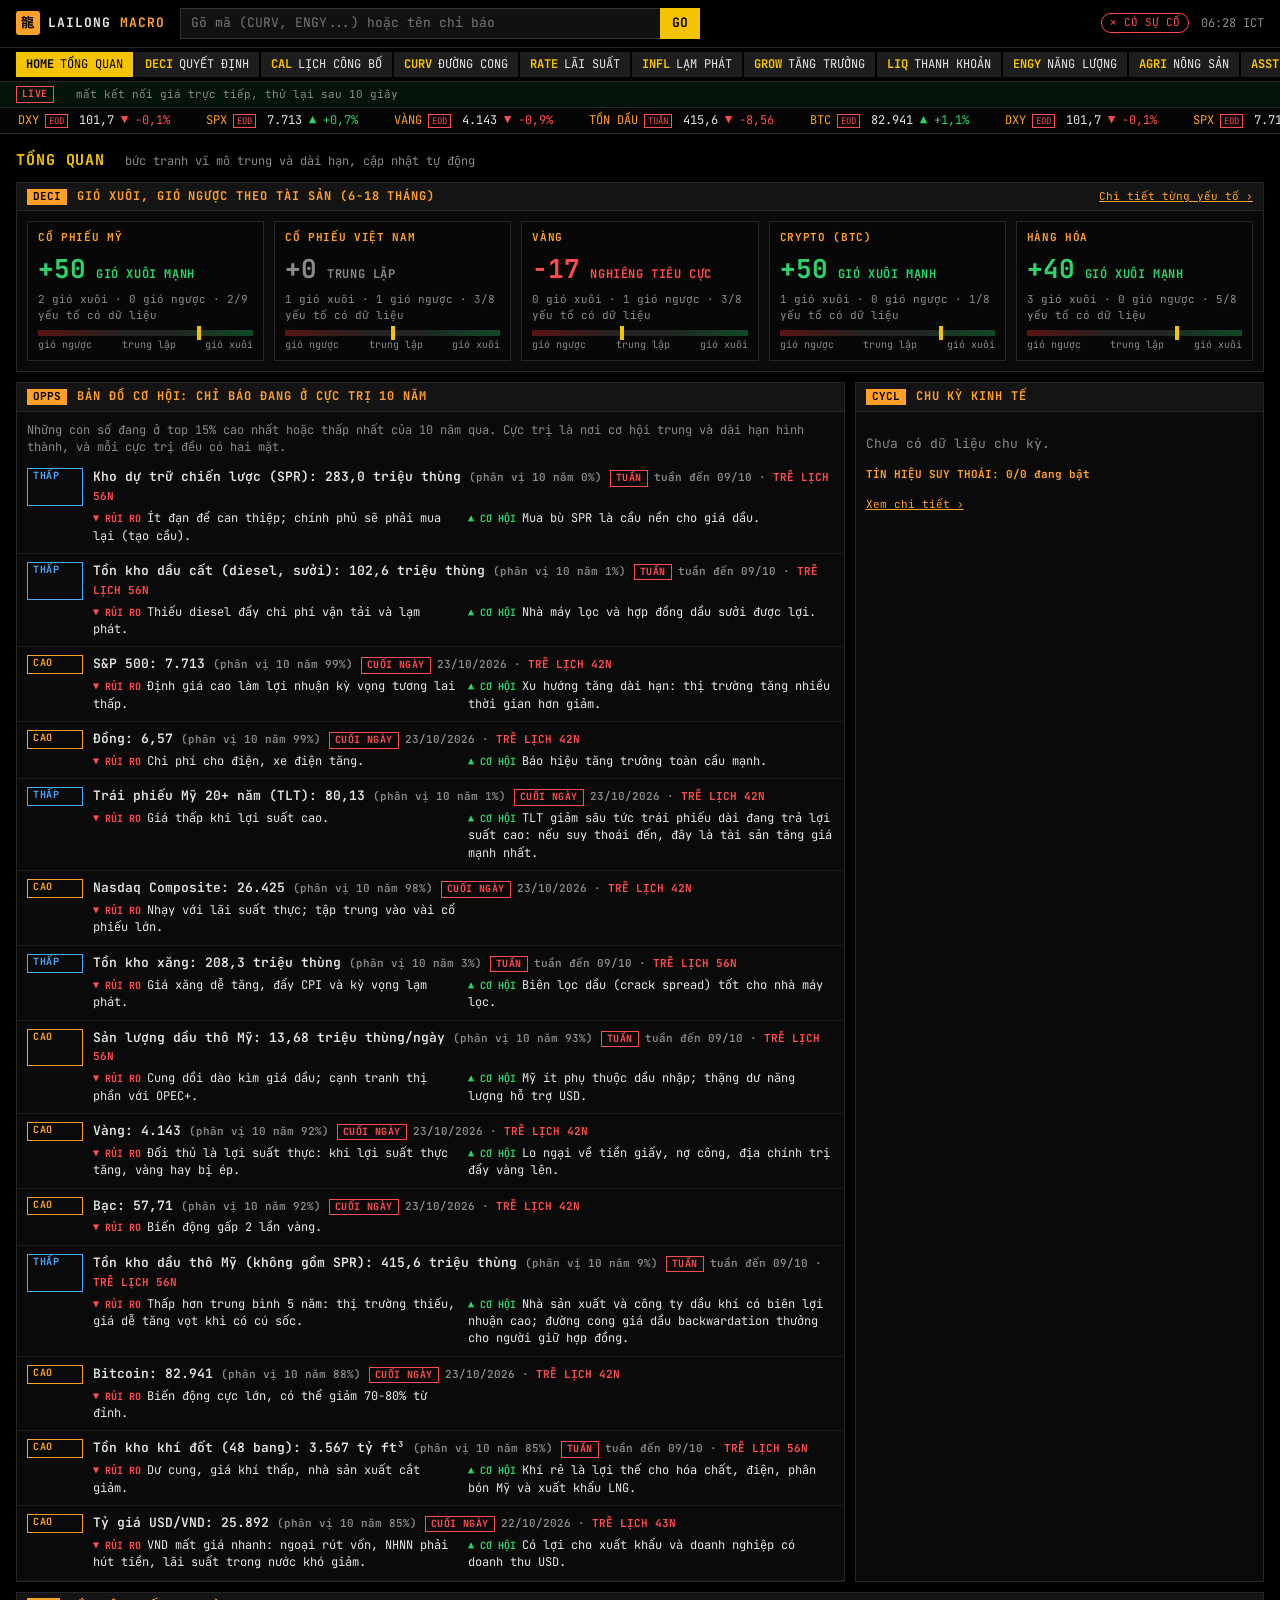
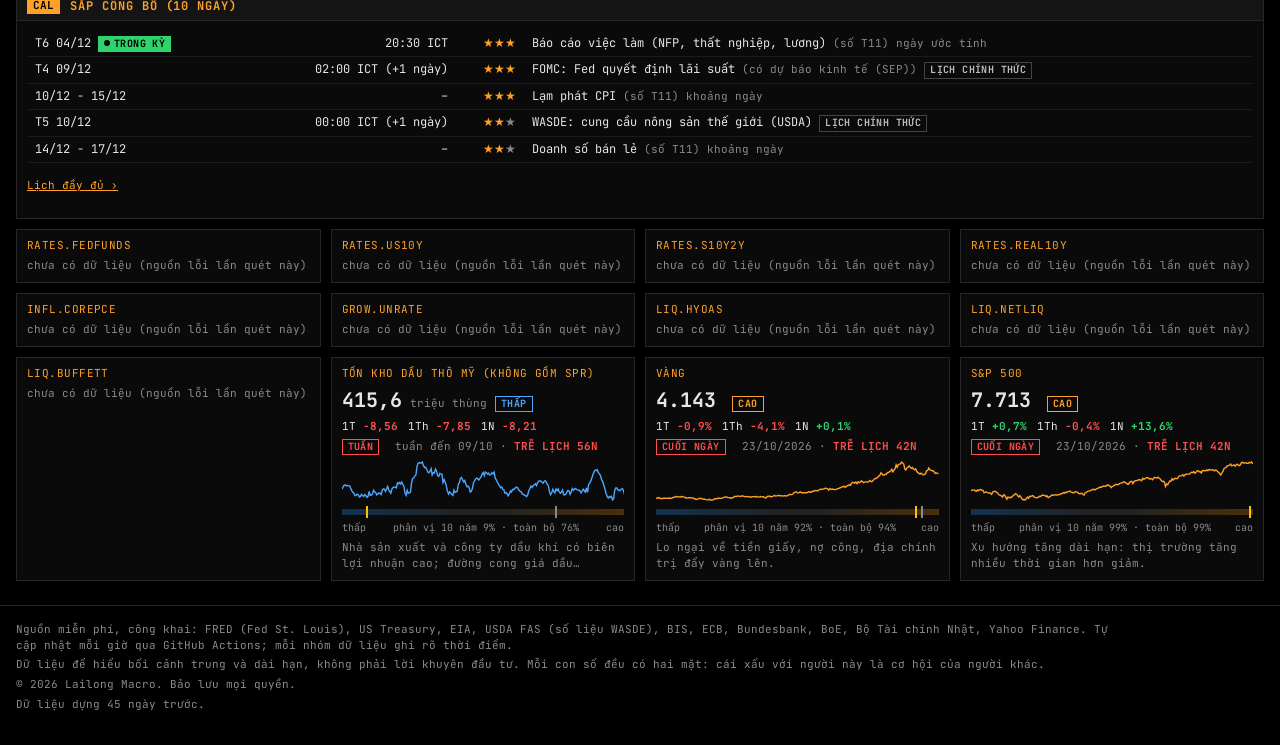
<file: site/index.html>
<!doctype html>
<html lang="vi">
<!-- © 2026 Lailong Macro. Bảo lưu mọi quyền. Không sao chép, chỉnh sửa hay dùng lại khi chưa được phép. -->
<head>
<meta charset="utf-8">
<meta name="copyright" content="© 2026 Lailong Macro">
<meta name="viewport" content="width=device-width, initial-scale=1">
<meta name="robots" content="noindex, nofollow">
<title>Lailong Macro Terminal</title>
<link rel="preconnect" href="https://fonts.googleapis.com">
<link href="https://fonts.googleapis.com/css2?family=JetBrains+Mono:wght@400;600;700&display=swap" rel="stylesheet">
<link rel="stylesheet" href="vendor/uPlot.min.css">
<link rel="stylesheet" href="terminal.css">
<script>
/* If anything breaks, say so on the page instead of showing a blank screen. */
window.addEventListener("error", function (e) {
  var b = document.getElementById("lld-err");
  if (!b) { b = document.createElement("div"); b.id = "lld-err"; b.style.cssText = "position:fixed;left:0;right:0;bottom:0;z-index:99;background:#b91c1c;color:#fff;font:13px/1.4 sans-serif;padding:8px 12px"; (document.body || document.documentElement).appendChild(b); }
  b.textContent = "Lỗi trang: " + (e.message || "unknown") + " (" + navigator.userAgent + ")";
});
</script>
</head>
<body>
<header class="bar">
  <div class="brand" title="© 2026 Lailong Macro. Bảo lưu mọi quyền."><span class="logo">龍</span>LAILONG <span class="amber">MACRO</span></div>
  <form class="cmd" id="cmd" autocomplete="off">
    <input id="cmd-in" placeholder="Gõ mã (CURV, ENGY...) hoặc tên chỉ báo" aria-label="Lệnh">
    <button class="go" type="submit">GO</button>
    <div class="suggest hidden" id="suggest"></div>
  </form>
  <nav class="apps">
    <a id="sys" class="pill" href="status/" title="Tình trạng hệ thống">…</a>
    <span id="clock" class="dim"></span>
  </nav>
</header>
<nav class="fkeys" id="fkeys"></nav>
<div class="livebar" id="live"><span class="fr">LIVE</span><span class="dim small">đang kết nối…</span></div>
<div class="ticker" id="ticker"><div class="tk-track" id="tk-track"></div></div>
<main id="screen" class="screen"><p class="dim pad">Đang tải dữ liệu…</p></main>
<footer class="foot">
  <p>Nguồn miễn phí, công khai: FRED (Fed St. Louis), US Treasury, EIA, USDA FAS (số liệu WASDE), BIS, ECB, Bundesbank, BoE, Bộ Tài chính Nhật, Yahoo Finance. Tự cập nhật mỗi giờ qua GitHub Actions; mỗi nhóm dữ liệu ghi rõ thời điểm.</p>
  <p>Dữ liệu để hiểu bối cảnh trung và dài hạn, không phải lời khuyên đầu tư. Mỗi con số đều có hai mặt: cái xấu với người này là cơ hội của người khác.</p>
  <p class="dim">© 2026 Lailong Macro. Bảo lưu mọi quyền.</p>
  <p id="errors" class="dim"></p>
</footer>
<script src="vendor/uPlot.iife.min.js"></script>
<script src="kb.js"></script>
<script src="terminal.js"></script>
</body>
</html>
</file>
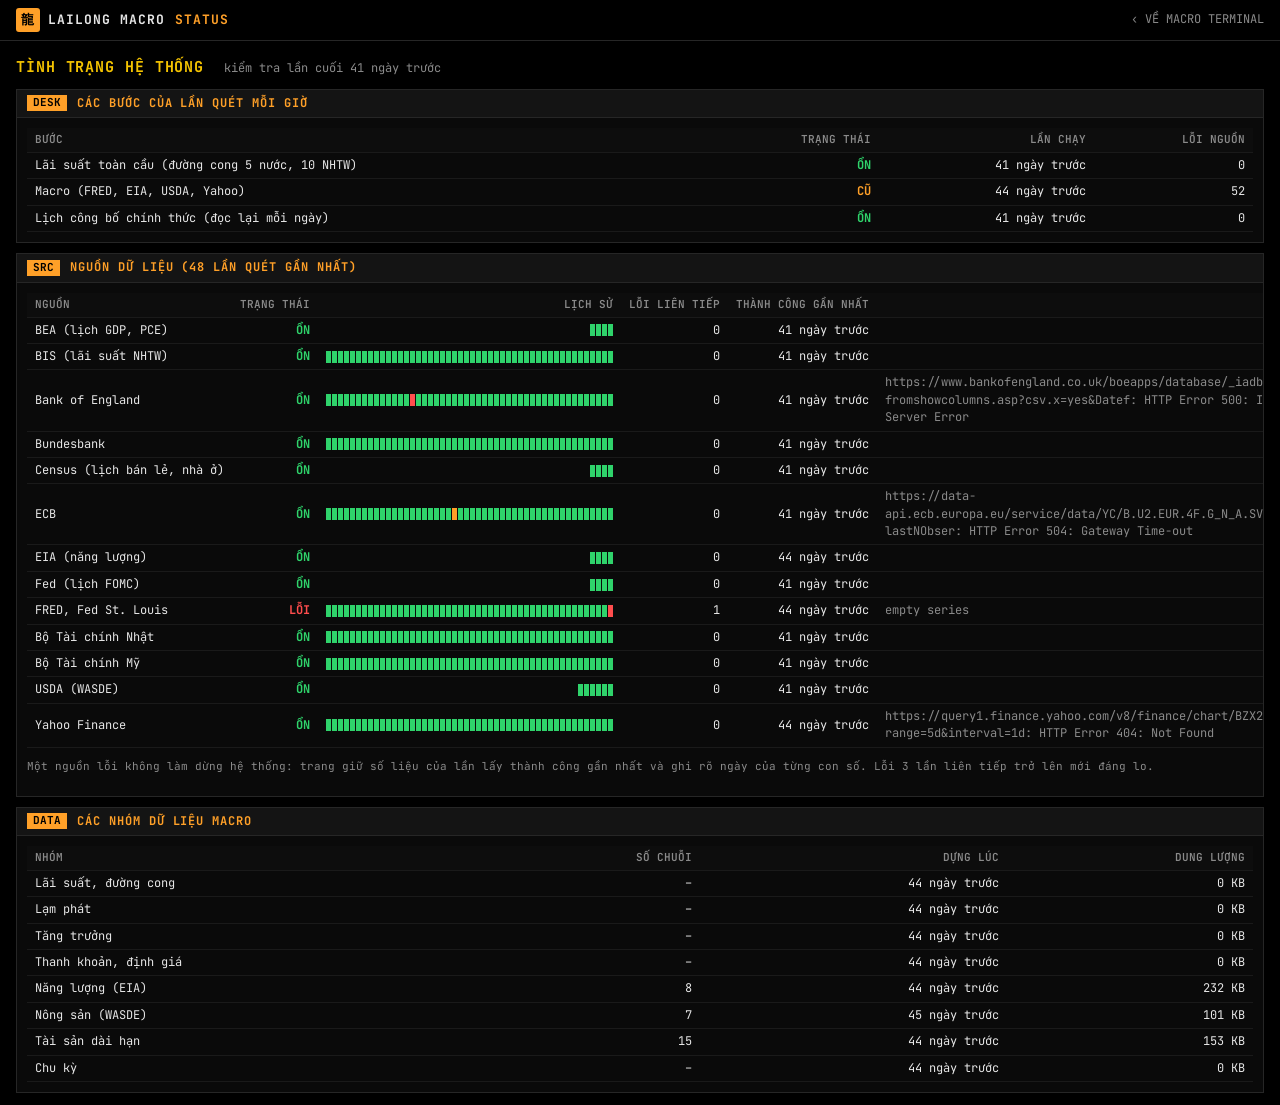
<file: site/status/index.html>
<!doctype html>
<html lang="vi">
<!-- © 2026 Lailong Macro. Bảo lưu mọi quyền. Không sao chép, chỉnh sửa hay dùng lại khi chưa được phép. -->
<head>
<meta charset="utf-8">
<meta name="copyright" content="© 2026 Lailong Macro">
<meta name="viewport" content="width=device-width, initial-scale=1">
<meta name="robots" content="noindex, nofollow">
<title>Lailong Macro Status</title>
<link rel="preconnect" href="https://fonts.googleapis.com">
<link href="https://fonts.googleapis.com/css2?family=JetBrains+Mono:wght@400;600;700&display=swap" rel="stylesheet">
<link rel="stylesheet" href="../terminal.css">
<style>
  .hist { display: inline-flex; gap: 1px; vertical-align: middle; }
  .hist i { width: 5px; height: 12px; background: #333; }
  .hist i.ok { background: var(--green); } .hist i.partial { background: var(--amber); } .hist i.down { background: var(--red); }
</style>
</head>
<body>
<header class="bar">
  <div class="brand" title="© 2026 Lailong Macro. Bảo lưu mọi quyền."><span class="logo">龍</span>LAILONG MACRO <span class="amber">STATUS</span></div>
  <nav class="apps"><a href="../">‹ VỀ MACRO TERMINAL</a></nav>
</header>
<main class="screen">
  <h1 class="title">TÌNH TRẠNG HỆ THỐNG <small id="when"></small></h1>
  <section class="panel"><div class="ph"><span class="code">DESK</span><h2>Các bước của lần quét mỗi giờ</h2></div><div class="pb scroll"><table id="desks"></table></div></section>
  <section class="panel"><div class="ph"><span class="code">SRC</span><h2>Nguồn dữ liệu (48 lần quét gần nhất)</h2></div><div class="pb scroll"><table id="sources"></table>
    <p class="dim small">Một nguồn lỗi không làm dừng hệ thống: trang giữ số liệu của lần lấy thành công gần nhất và ghi rõ ngày của từng con số. Lỗi 3 lần liên tiếp trở lên mới đáng lo.</p></div></section>
  <section class="panel"><div class="ph"><span class="code">DATA</span><h2>Các nhóm dữ liệu macro</h2></div><div class="pb scroll"><table id="groups"></table></div></section>
</main>
<script>
(function () {
  const $ = (s) => document.querySelector(s);
  const esc = (t) => String(t == null ? "" : t).replace(/[&<>"]/g, (c) => ({ "&": "&amp;", "<": "&lt;", ">": "&gt;", '"': "&quot;" }[c]));
  const ago = (sec) => { if (!sec) return "–"; const m = (Date.now() / 1000 - sec) / 60; return m < 60 ? Math.round(m) + " phút trước" : m < 2880 ? Math.round(m / 60) + " giờ trước" : Math.round(m / 1440) + " ngày trước"; };
  const NAME = { global: "Lãi suất toàn cầu (đường cong 5 nước, 10 NHTW)", macro: "Macro (FRED, EIA, USDA, Yahoo)", calendar: "Lịch công bố chính thức (đọc lại mỗi ngày)" };
  const SRC = { fred: "FRED, Fed St. Louis", treasury: "Bộ Tài chính Mỹ", bundesbank: "Bundesbank", ecb: "ECB", boe: "Bank of England", mof: "Bộ Tài chính Nhật", bis: "BIS (lãi suất NHTW)", yahoo: "Yahoo Finance", eia: "EIA (năng lượng)", usda: "USDA (WASDE)", fed: "Fed (lịch FOMC)", bea: "BEA (lịch GDP, PCE)", census: "Census (lịch bán lẻ, nhà ở)" };
  const ST = { ok: '<b class="up">ỔN</b>', partial: '<b class="amber">MỘT PHẦN</b>', down: '<b class="down">LỖI</b>', crashed: '<b class="down">SẬP</b>', stale: '<b class="amber">CŨ</b>', missing: '<span class="dim">CHƯA CHẠY</span>' };
  const get = (u) => fetch(u + "?v=" + Date.now(), { cache: "no-store" }).then((r) => (r.ok ? r.json() : null)).catch(() => null);
  Promise.all([get("../data/health.json"), get("../data/macro/index.json")]).then(([h, idx]) => {
    if (h) {
      $("#when").textContent = "kiểm tra lần cuối " + ago(h.generated);
      $("#desks").innerHTML = "<tr><th>Bước</th><th>Trạng thái</th><th>Lần chạy</th><th>Lỗi nguồn</th></tr>" + h.desks.map((d) =>
        `<tr><td>${esc(NAME[d.desk] || d.desk)}</td><td>${ST[d.state] || esc(d.state)}${d.crashed ? ` <span class="dim small">${esc(d.crashed)}</span>` : ""}</td><td>${ago(d.t)}</td><td>${d.errors == null ? "–" : d.errors}</td></tr>`).join("");
      $("#sources").innerHTML = "<tr><th>Nguồn</th><th>Trạng thái</th><th>Lịch sử</th><th>Lỗi liên tiếp</th><th>Thành công gần nhất</th><th>Lỗi gần nhất</th></tr>" + h.sources.map((s) =>
        `<tr><td>${esc(SRC[s.key] || s.key)}</td><td>${ST[s.status] || esc(s.status)}</td><td><span class="hist">${(s.history || []).map((x) => `<i class="${x[1]}"></i>`).join("")}</span></td><td>${s.fails_in_row || 0}</td><td>${ago(s.last_ok)}</td><td class="wrap">${esc(s.last_error || "")}</td></tr>`).join("");
    } else $("#desks").innerHTML = '<tr><td class="dim">Chưa có health.json (sẽ có sau lần quét đầu).</td></tr>';
    if (idx) {
      const NM = { rates: "Lãi suất, đường cong", infl: "Lạm phát", grow: "Tăng trưởng", liq: "Thanh khoản, định giá", energy: "Năng lượng (EIA)", agri: "Nông sản (WASDE)", assets: "Tài sản dài hạn", cycle: "Chu kỳ" };
      $("#groups").innerHTML = "<tr><th>Nhóm</th><th>Số chuỗi</th><th>Dựng lúc</th><th>Dung lượng</th></tr>" + Object.entries(idx.groups).map(([k, g]) =>
        `<tr><td>${esc(NM[k] || k)}</td><td>${g.series || "–"}</td><td>${ago(g.generated / 1000)}</td><td>${Math.round(g.bytes / 1024)} KB</td></tr>`).join("");
    }
  });
})();
</script>
</body>
</html>
</file>
<file: site/terminal.css>
/* © 2026 Lailong Macro. Bảo lưu mọi quyền. Không sao chép, chỉnh sửa hay dùng lại khi chưa được phép. */
:root {
  --bg: #000;
  --panel: #0a0a0a;
  --head: #141414;
  --line: #262626;
  --text: #e6e6e6;
  --dim: #8a8a8a;
  --amber: #ffa028;
  --yellow: #f5c400;
  --green: #2fd36b;
  --red: #ff4d4d;
  --blue: #4aa8ff;
  --cyan: #3dd6d0;
  --violet: #b48cff;
}
* { box-sizing: border-box; }
html, body { margin: 0; background: var(--bg); color: var(--text); }
body { font: 13px/1.45 "JetBrains Mono", ui-monospace, Menlo, Consolas, monospace; }
a { color: inherit; }
.dim { color: var(--dim); }
.amber { color: var(--amber); }
.up { color: var(--green); }
.down { color: var(--red); }
.blue { color: var(--blue); }
.pad { padding: 16px; }
.hidden { display: none !important; }
.small { font-size: 11px; }

/* top bar */
.bar { display: flex; flex-wrap: wrap; align-items: center; gap: 8px 14px; padding: 8px 16px; background: #000;
  border-bottom: 1px solid var(--line); position: sticky; top: 0; z-index: 10; }
.brand { font-weight: 700; letter-spacing: .08em; white-space: nowrap; }
.logo { display: inline-block; width: 24px; height: 24px; line-height: 24px; text-align: center; background: var(--amber);
  color: #000; border-radius: 3px; margin-right: 8px; }
.cmd { position: relative; display: flex; flex: 1 1 260px; max-width: 520px; }
.cmd input { flex: 1; min-width: 0; background: #111; color: var(--yellow); border: 1px solid #333; border-right: 0;
  font: inherit; padding: 5px 10px; text-transform: none; outline: none; }
.cmd input:focus { border-color: var(--amber); }
.go { background: var(--yellow); color: #000; border: 0; font: inherit; font-weight: 700; padding: 0 12px; cursor: pointer; }
.suggest { position: absolute; top: 100%; left: 0; right: 0; background: #111; border: 1px solid var(--amber); z-index: 20; max-height: 320px; overflow: auto; }
.suggest div { padding: 5px 10px; cursor: pointer; display: flex; gap: 10px; }
.suggest div:hover, .suggest div.on { background: var(--amber); color: #000; }
.suggest b { color: var(--yellow); min-width: 48px; }
.suggest div:hover b, .suggest div.on b { color: #000; }
.apps { display: flex; flex-wrap: wrap; gap: 4px 12px; align-items: center; margin-left: auto; font-size: 12px; }
.apps a { text-decoration: none; color: var(--dim); }
.apps a:hover { color: var(--amber); }
.pill { padding: 1px 8px; border: 1px solid var(--line); border-radius: 999px; font-size: 11px; }
.pill.ok { border-color: var(--green); color: var(--green) !important; }
.pill.warn { border-color: var(--amber); color: var(--amber) !important; }
.pill.stale { border-color: var(--red); color: var(--red) !important; }

/* function keys */
.fkeys { display: flex; gap: 2px; padding: 4px 16px; background: #000; overflow-x: auto; border-bottom: 1px solid var(--line); scrollbar-width: none; }
.fkeys a { flex: 0 0 auto; text-decoration: none; background: #1d1d1d; color: var(--text); padding: 4px 10px; font-size: 12px; white-space: nowrap; }
.fkeys a b { color: var(--yellow); margin-right: 6px; }
.fkeys a:hover, .fkeys a.on { background: var(--yellow); color: #000; }
.fkeys a:hover b, .fkeys a.on b { color: #000; }

/* ticker */
.ticker { overflow: hidden; white-space: nowrap; border-bottom: 1px solid var(--line); background: #050505; font-size: 12px; }
.tk-track { display: inline-block; padding: 4px 0; animation: tk 70s linear infinite; }
.ticker:hover .tk-track { animation-play-state: paused; }
.tk { display: inline-block; margin: 0 18px; cursor: pointer; }
.tk .n { color: var(--amber); margin-right: 6px; }
@keyframes tk { from { transform: translateX(0); } to { transform: translateX(-50%); } }
@media (prefers-reduced-motion: reduce) { .tk-track { animation: none; } .ticker { overflow-x: auto; } }

/* screen */
.screen { padding: 12px 16px; display: grid; grid-template-columns: repeat(12, minmax(0, 1fr)); gap: 10px; }
.panel { grid-column: span 12; background: var(--panel); border: 1px solid var(--line); min-width: 0; }
.s4 { grid-column: span 4; } .s5 { grid-column: span 5; } .s6 { grid-column: span 6; } .s7 { grid-column: span 7; } .s8 { grid-column: span 8; } .s3 { grid-column: span 3; }
.ph { display: flex; align-items: center; gap: 10px; flex-wrap: wrap; background: var(--head); padding: 5px 10px; border-bottom: 1px solid var(--line); }
.ph h2 { margin: 0; font-size: 12px; letter-spacing: .08em; color: var(--amber); font-weight: 700; text-transform: uppercase; }
.ph .code { background: var(--amber); color: #000; padding: 0 6px; font-weight: 700; font-size: 11px; }
.ph .right { margin-left: auto; display: flex; gap: 4px; align-items: center; flex-wrap: wrap; }
.pb { padding: 10px; }
.intro { color: var(--dim); margin: 0 0 4px; font-size: 12px; max-width: 980px; }
h1.title { grid-column: span 12; margin: 4px 0 0; font-size: 15px; color: var(--yellow); letter-spacing: .06em; }
h1.title small { color: var(--dim); font-weight: 400; letter-spacing: 0; margin-left: 10px; font-size: 12px; }

.rb { background: transparent; border: 1px solid #333; color: var(--dim); font: inherit; font-size: 11px; padding: 1px 7px; cursor: pointer; }
.rb.on, .rb:hover { border-color: var(--amber); color: var(--amber); }

/* tiles */
.tiles { grid-column: span 12; display: grid; grid-template-columns: repeat(auto-fill, minmax(250px, 1fr)); gap: 10px; }
.tile { background: var(--panel); border: 1px solid var(--line); padding: 8px 10px; cursor: pointer; min-width: 0; display: flex; flex-direction: column; gap: 4px; }
.tile:hover { border-color: var(--amber); }
.tile .tn { color: var(--amber); font-size: 11px; text-transform: uppercase; letter-spacing: .04em; overflow: hidden; text-overflow: ellipsis; white-space: nowrap; }
.tile .tv { font-size: 20px; font-weight: 700; display: flex; align-items: baseline; gap: 8px; flex-wrap: wrap; }
.tile .tv small { font-size: 11px; font-weight: 400; color: var(--dim); }
.tile .tc { font-size: 11px; display: flex; gap: 10px; flex-wrap: wrap; }
.tile .tr { font-size: 11px; color: var(--dim); display: -webkit-box; -webkit-line-clamp: 2; -webkit-box-orient: vertical; overflow: hidden; }
.tile svg { width: 100%; height: 44px; display: block; }
.tag { display: inline-block; font-size: 10px; font-weight: 700; padding: 0 5px; border: 1px solid; letter-spacing: .05em; }
.tag.hi { color: var(--amber); } .tag.lo { color: var(--blue); } .tag.mid { color: var(--dim); }

/* percentile bar */
.pbar { position: relative; height: 6px; background: linear-gradient(90deg, #12324f, #222 45%, #222 55%, #4a2f0a); margin: 2px 0; }
.pbar i { position: absolute; top: -3px; width: 2px; height: 12px; background: var(--yellow); }
.pbar i.full { background: var(--dim); }
.plab { display: flex; justify-content: space-between; font-size: 10px; color: var(--dim); }

/* tables */
.scroll { overflow-x: auto; }
table { border-collapse: collapse; width: 100%; font-size: 12px; }
th, td { padding: 4px 8px; text-align: right; border-bottom: 1px solid #1a1a1a; white-space: nowrap; }
th { color: var(--dim); font-weight: 600; font-size: 11px; text-transform: uppercase; background: #0d0d0d; position: sticky; top: 0; }
td:first-child, th:first-child { text-align: left; }
tr.click { cursor: pointer; } tr.click:hover td { background: #161616; }
td.wrap { white-space: normal; text-align: left; color: var(--dim); min-width: 240px; }

/* two-sided reading */
.two { display: grid; grid-template-columns: 1fr 1fr; gap: 10px; }
.side { border: 1px solid var(--line); padding: 8px 10px; background: #070707; }
.side h4 { margin: 0 0 4px; font-size: 11px; letter-spacing: .08em; }
.side.risk h4 { color: var(--red); } .side.opp h4 { color: var(--green); }
.side p { margin: 0; }
.what { margin: 0 0 10px; }
.who { margin: 10px 0 0; color: var(--dim); }
details.other { margin-top: 10px; color: var(--dim); }
details.other summary { cursor: pointer; color: var(--amber); font-size: 12px; }
details.other .two { margin-top: 8px; }

/* opportunity map */
.opps { list-style: none; margin: 0; padding: 0; }
.opps li { display: grid; grid-template-columns: 56px minmax(0, 1fr); gap: 4px 10px; padding: 8px 10px; border-bottom: 1px solid #1a1a1a; cursor: pointer; }
.opps li:hover { background: #111; }
.opps .on { grid-column: 2; }
.opps .nm { color: var(--text); font-weight: 600; }
.opps .sides { grid-column: 2; display: grid; grid-template-columns: 1fr 1fr; gap: 10px; font-size: 12px; }
.opps .sides .r::before { content: "▼ RỦI RO  "; color: var(--red); font-size: 10px; font-weight: 700; }
.opps .sides .o::before { content: "▲ CƠ HỘI  "; color: var(--green); font-size: 10px; font-weight: 700; }

/* detail */
.dhead { display: flex; flex-wrap: wrap; gap: 6px 18px; align-items: baseline; }
.dhead .big { font-size: 28px; font-weight: 700; }
.stats { display: grid; grid-template-columns: repeat(auto-fill, minmax(130px, 1fr)); gap: 6px; margin-top: 10px; }
.stats div { background: #070707; border: 1px solid var(--line); padding: 5px 8px; }
.stats span { display: block; font-size: 10px; color: var(--dim); text-transform: uppercase; }
.back { background: transparent; border: 1px solid var(--amber); color: var(--amber); font: inherit; padding: 2px 10px; cursor: pointer; }
.chart { width: 100%; }

/* cycle clock */
.clock svg { width: 100%; max-width: 560px; display: block; margin: 0 auto; }
.checks { list-style: none; padding: 0; margin: 0; }
.checks li { padding: 5px 0; border-bottom: 1px solid #1a1a1a; display: flex; gap: 10px; }
.checks .dot { flex: 0 0 auto; width: 10px; height: 10px; border-radius: 50%; margin-top: 4px; background: #333; }
.checks .dot.on { background: var(--red); box-shadow: 0 0 6px var(--red); }
.phase { font-size: 18px; font-weight: 700; color: var(--yellow); }

/* crops */
.crop .big { font-size: 18px; font-weight: 700; }

/* uPlot dark */
.uplot, .u-legend { font-family: inherit; font-size: 11px; }
.u-legend { color: var(--dim); }
.u-legend .u-marker { border-radius: 0; }
.u-select { background: rgba(255, 160, 40, .12); }

.foot { padding: 12px 16px 28px; color: var(--dim); font-size: 11px; border-top: 1px solid var(--line); margin-top: 12px; }
.foot p { margin: 4px 0; max-width: 1100px; }

@media (max-width: 900px) {
  .s3, .s4, .s5, .s6, .s7, .s8 { grid-column: span 12; }
  .two, .opps .sides { grid-template-columns: 1fr; }
  .apps { margin-left: 0; }
}

/* freshness labels */
.fr { display: inline-block; font-size: 10px; font-weight: 700; letter-spacing: .04em; padding: 0 5px; margin-right: 6px; border: 1px solid #444; color: #bbb; white-space: nowrap; }
.fr.late { border-color: var(--red); color: var(--red); }
.fr.live { border-color: var(--green); color: #000; background: var(--green); }
.fr.live::before { content: ""; display: inline-block; width: 6px; height: 6px; border-radius: 50%; background: #000; margin-right: 4px; vertical-align: 1px; animation: pulse 1.6s ease-in-out infinite; }
.frs { font-size: 9px; color: var(--dim); border: 1px solid #333; padding: 0 3px; margin-right: 4px; }
.frs.late { color: var(--red); border-color: var(--red); }
.livebar { display: flex; flex-wrap: wrap; align-items: center; gap: 4px 16px; padding: 4px 16px; border-bottom: 1px solid var(--line); background: #03140a; font-size: 12px; }
.lv .n { color: var(--green); margin-right: 6px; }
.fl-up { animation: flu 1.2s ease-out; } .fl-down { animation: fld 1.2s ease-out; }
@keyframes flu { from { background: rgba(47, 211, 107, .35); } to { background: transparent; } }
@keyframes fld { from { background: rgba(255, 77, 77, .35); } to { background: transparent; } }
@keyframes pulse { 50% { opacity: .25; } }
.stats .fr { margin: 0 0 4px; }

/* decision board */
.dstrip { grid-column: span 12; display: grid; grid-template-columns: repeat(auto-fill, minmax(200px, 1fr)); gap: 10px; }
.dcard { display: block; text-decoration: none; color: var(--text); border: 1px solid var(--line); background: #070707; padding: 8px 10px; }
.dcard:hover { border-color: var(--amber); }
.dcard .dn { color: var(--amber); font-size: 11px; letter-spacing: .06em; font-weight: 700; }
.dscore { display: flex; align-items: baseline; flex-wrap: wrap; gap: 4px 10px; margin: 4px 0; }
.dscore b { font-size: 26px; }
.dscore b.mid, .dscore span.mid { color: var(--dim); }
.dscore > span:nth-child(2) { font-weight: 700; font-size: 12px; letter-spacing: .05em; }
.dscore .small { flex-basis: 100%; }
.gauge { position: relative; height: 6px; background: linear-gradient(90deg, #5a1414, #222 40%, #222 60%, #0f4a26); margin: 6px 0 2px; }
.gauge i { position: absolute; top: -4px; width: 4px; height: 14px; background: var(--yellow); }
.pip { letter-spacing: -1px; font-size: 12px; }
table.drv td { vertical-align: top; }
table.drv td.wrap { color: var(--text); }
table.cal td { vertical-align: top; }
table.cal td:nth-child(4) { white-space: normal; text-align: left; min-width: 260px; }
table.cal td:nth-child(5) { text-align: left; }
.nowrap { white-space: nowrap; }
span.click { cursor: pointer; } span.click:hover { color: var(--amber); }
</file>
<file: site/vendor/uPlot.min.css>
.uplot, .uplot *, .uplot *::before, .uplot *::after {box-sizing: border-box;}.uplot {font-family: system-ui, -apple-system, "Segoe UI", Roboto, "Helvetica Neue", Arial, "Noto Sans", sans-serif, "Apple Color Emoji", "Segoe UI Emoji", "Segoe UI Symbol", "Noto Color Emoji";line-height: 1.5;width: min-content;}.u-title {text-align: center;font-size: 18px;font-weight: bold;}.u-wrap {position: relative;user-select: none;}.u-over, .u-under {position: absolute;}.u-under {overflow: hidden;}.uplot canvas {display: block;position: relative;width: 100%;height: 100%;}.u-axis {position: absolute;}.u-legend {font-size: 14px;margin: auto;text-align: center;}.u-inline {display: block;}.u-inline * {display: inline-block;}.u-inline tr {margin-right: 16px;}.u-legend th {font-weight: 600;}.u-legend th > * {vertical-align: middle;display: inline-block;}.u-legend .u-marker {width: 1em;height: 1em;margin-right: 4px;background-clip: padding-box !important;}.u-inline.u-live th::after {content: ":";vertical-align: middle;}.u-inline:not(.u-live) .u-value {display: none;}.u-series > * {padding: 4px;}.u-series th {cursor: pointer;}.u-legend .u-off > * {opacity: 0.3;}.u-select {background: rgba(0,0,0,0.07);position: absolute;pointer-events: none;}.u-cursor-x, .u-cursor-y {position: absolute;left: 0;top: 0;pointer-events: none;will-change: transform;}.u-hz .u-cursor-x, .u-vt .u-cursor-y {height: 100%;border-right: 1px dashed #607D8B;}.u-hz .u-cursor-y, .u-vt .u-cursor-x {width: 100%;border-bottom: 1px dashed #607D8B;}.u-cursor-pt {position: absolute;top: 0;left: 0;border-radius: 50%;border: 0 solid;pointer-events: none;will-change: transform;/*this has to be !important since we set inline "background" shorthand */background-clip: padding-box !important;}.u-axis.u-off, .u-select.u-off, .u-cursor-x.u-off, .u-cursor-y.u-off, .u-cursor-pt.u-off {display: none;}
</file>
